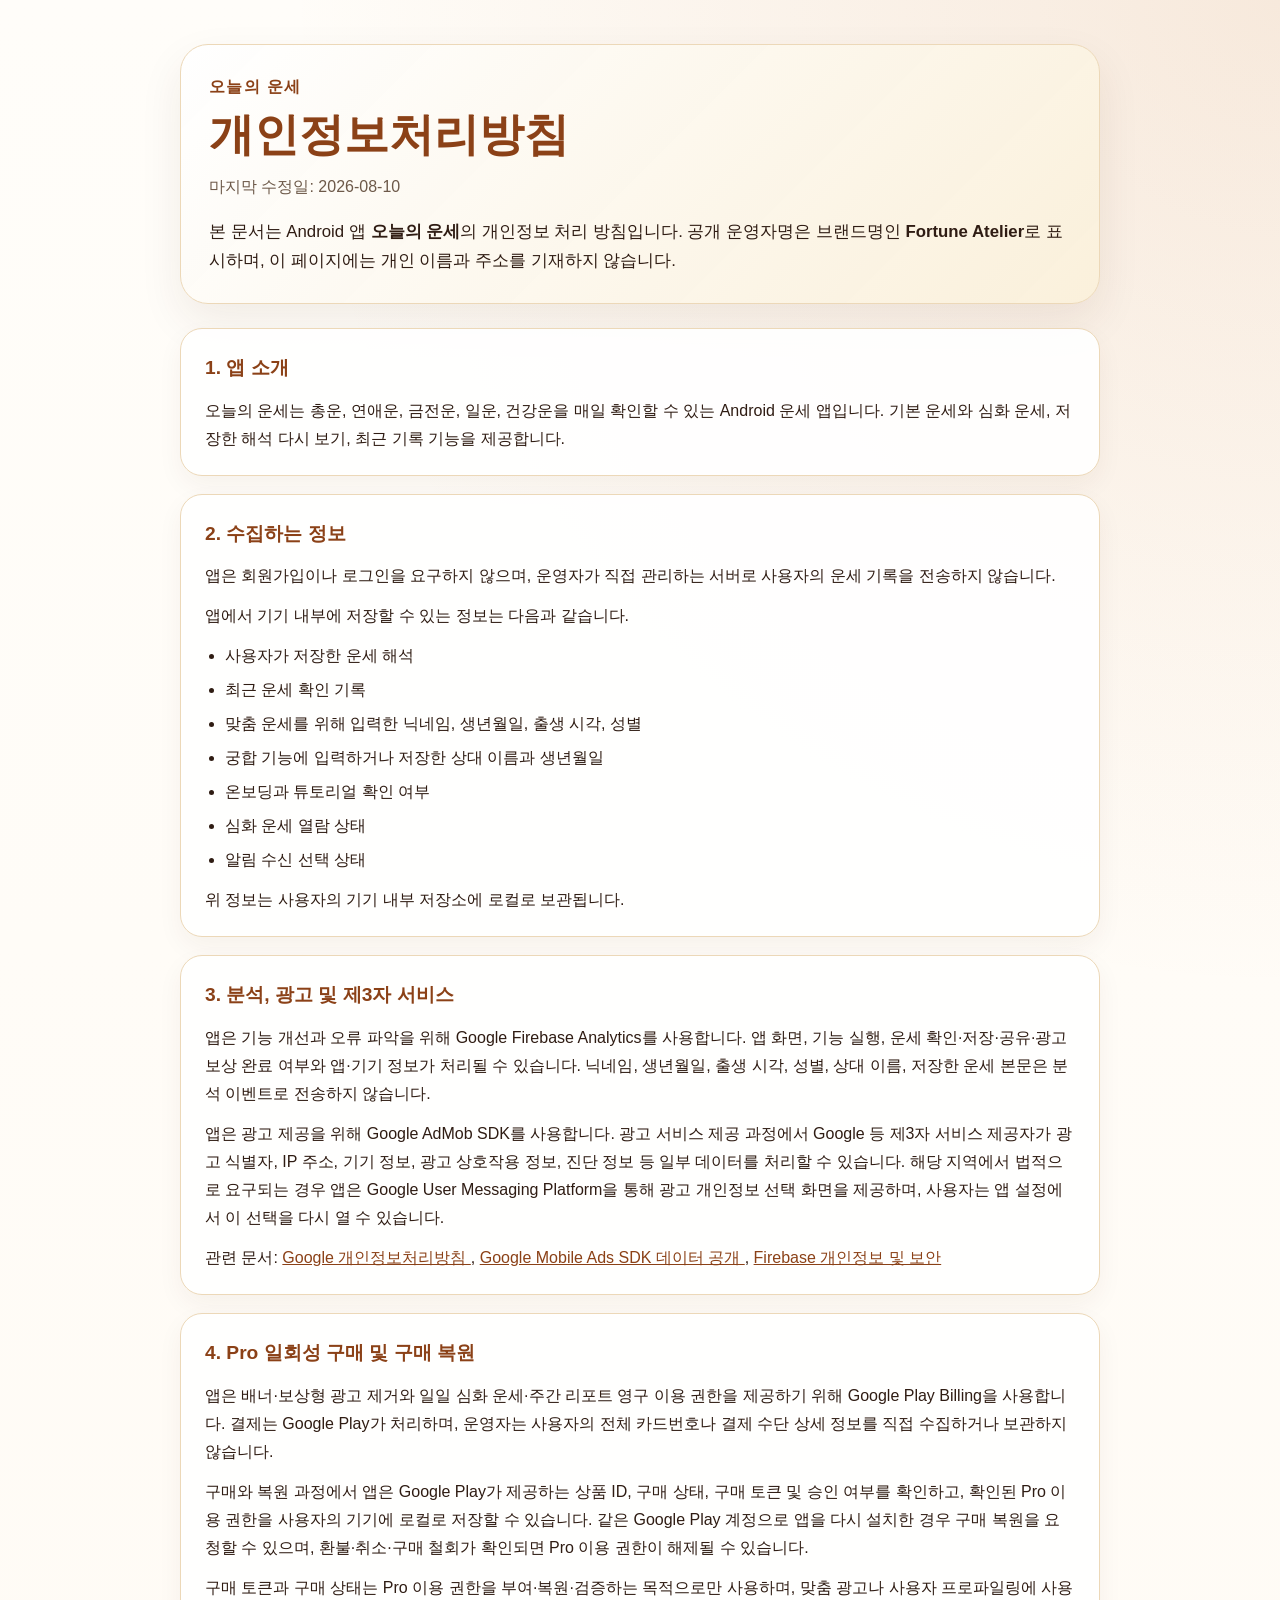
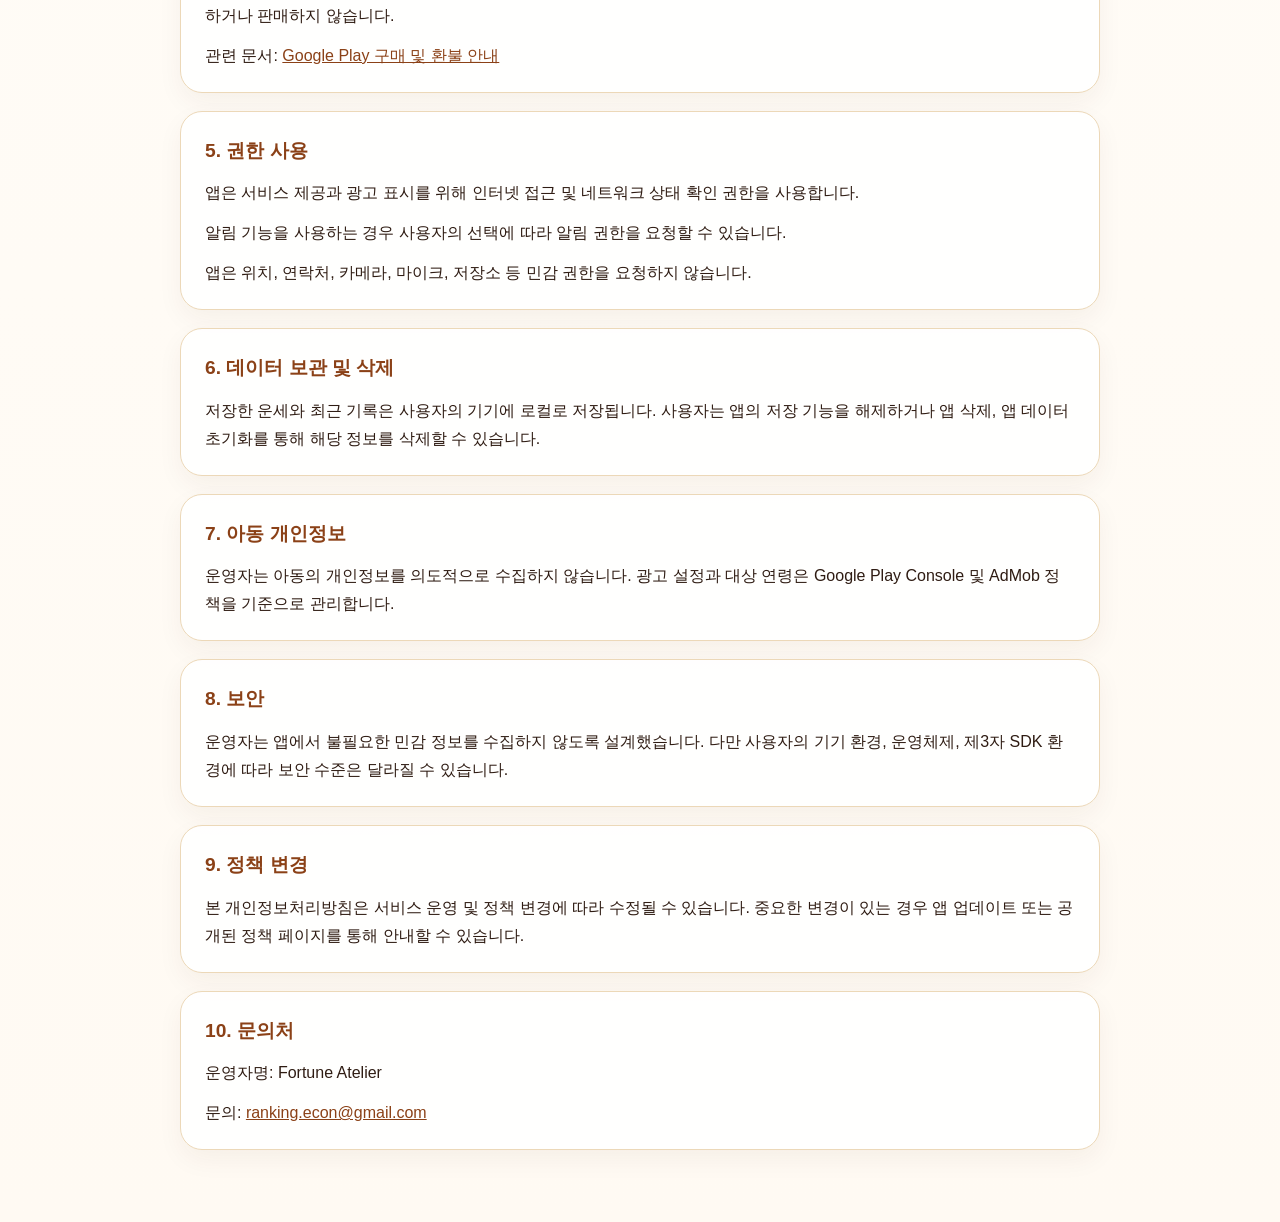
<file: index.html>
<!doctype html>
<html lang="ko">
<head>
  <meta charset="utf-8" />
  <meta name="viewport" content="width=device-width, initial-scale=1" />
  <meta name="description" content="오늘의 운세 앱 개인정보처리방침" />
  <title>오늘의 운세 개인정보처리방침</title>
  <link rel="stylesheet" href="./styles.css" />
</head>
<body>
  <main class="container">
    <header class="hero">
      <p class="eyebrow">오늘의 운세</p>
      <h1>개인정보처리방침</h1>
      <p class="meta">마지막 수정일: 2026-08-10</p>
      <p class="lead">
        본 문서는 Android 앱 <strong>오늘의 운세</strong>의 개인정보 처리 방침입니다.
        공개 운영자명은 브랜드명인 <strong>Fortune Atelier</strong>로 표시하며,
        이 페이지에는 개인 이름과 주소를 기재하지 않습니다.
      </p>
    </header>

    <section>
      <h2>1. 앱 소개</h2>
      <p>
        오늘의 운세는 총운, 연애운, 금전운, 일운, 건강운을 매일 확인할 수 있는 Android 운세 앱입니다.
        기본 운세와 심화 운세, 저장한 해석 다시 보기, 최근 기록 기능을 제공합니다.
      </p>
    </section>

    <section>
      <h2>2. 수집하는 정보</h2>
      <p>
        앱은 회원가입이나 로그인을 요구하지 않으며, 운영자가 직접 관리하는 서버로 사용자의 운세 기록을 전송하지 않습니다.
      </p>
      <p>앱에서 기기 내부에 저장할 수 있는 정보는 다음과 같습니다.</p>
      <ul>
        <li>사용자가 저장한 운세 해석</li>
        <li>최근 운세 확인 기록</li>
        <li>맞춤 운세를 위해 입력한 닉네임, 생년월일, 출생 시각, 성별</li>
        <li>궁합 기능에 입력하거나 저장한 상대 이름과 생년월일</li>
        <li>온보딩과 튜토리얼 확인 여부</li>
        <li>심화 운세 열람 상태</li>
        <li>알림 수신 선택 상태</li>
      </ul>
      <p>위 정보는 사용자의 기기 내부 저장소에 로컬로 보관됩니다.</p>
    </section>

    <section>
      <h2>3. 분석, 광고 및 제3자 서비스</h2>
      <p>
        앱은 기능 개선과 오류 파악을 위해 Google Firebase Analytics를 사용합니다.
        앱 화면, 기능 실행, 운세 확인·저장·공유·광고 보상 완료 여부와 앱·기기 정보가 처리될 수 있습니다.
        닉네임, 생년월일, 출생 시각, 성별, 상대 이름, 저장한 운세 본문은 분석 이벤트로 전송하지 않습니다.
      </p>
      <p>
        앱은 광고 제공을 위해 Google AdMob SDK를 사용합니다.
        광고 서비스 제공 과정에서 Google 등 제3자 서비스 제공자가 광고 식별자, IP 주소, 기기 정보,
        광고 상호작용 정보, 진단 정보 등 일부 데이터를 처리할 수 있습니다.
        해당 지역에서 법적으로 요구되는 경우 앱은 Google User Messaging Platform을 통해 광고 개인정보 선택 화면을 제공하며,
        사용자는 앱 설정에서 이 선택을 다시 열 수 있습니다.
      </p>
      <p>
        관련 문서:
        <a href="https://policies.google.com/privacy" target="_blank" rel="noreferrer">
          Google 개인정보처리방침
        </a>,
        <a href="https://developers.google.com/admob/android/privacy/play-data-disclosure" target="_blank" rel="noreferrer">
          Google Mobile Ads SDK 데이터 공개
        </a>,
        <a href="https://firebase.google.com/support/privacy" target="_blank" rel="noreferrer">
          Firebase 개인정보 및 보안
        </a>
      </p>
    </section>

    <section>
      <h2>4. Pro 일회성 구매 및 구매 복원</h2>
      <p>
        앱은 배너·보상형 광고 제거와 일일 심화 운세·주간 리포트 영구 이용 권한을 제공하기 위해
        Google Play Billing을 사용합니다. 결제는 Google Play가 처리하며, 운영자는 사용자의 전체 카드번호나
        결제 수단 상세 정보를 직접 수집하거나 보관하지 않습니다.
      </p>
      <p>
        구매와 복원 과정에서 앱은 Google Play가 제공하는 상품 ID, 구매 상태, 구매 토큰 및 승인 여부를 확인하고,
        확인된 Pro 이용 권한을 사용자의 기기에 로컬로 저장할 수 있습니다. 같은 Google Play 계정으로 앱을 다시 설치한 경우
        구매 복원을 요청할 수 있으며, 환불·취소·구매 철회가 확인되면 Pro 이용 권한이 해제될 수 있습니다.
      </p>
      <p>
        구매 토큰과 구매 상태는 Pro 이용 권한을 부여·복원·검증하는 목적으로만 사용하며,
        맞춤 광고나 사용자 프로파일링에 사용하거나 판매하지 않습니다.
      </p>
      <p>
        관련 문서:
        <a href="https://support.google.com/googleplay/answer/2850369" target="_blank" rel="noreferrer">
          Google Play 구매 및 환불 안내
        </a>
      </p>
    </section>

    <section>
      <h2>5. 권한 사용</h2>
      <p>앱은 서비스 제공과 광고 표시를 위해 인터넷 접근 및 네트워크 상태 확인 권한을 사용합니다.</p>
      <p>알림 기능을 사용하는 경우 사용자의 선택에 따라 알림 권한을 요청할 수 있습니다.</p>
      <p>앱은 위치, 연락처, 카메라, 마이크, 저장소 등 민감 권한을 요청하지 않습니다.</p>
    </section>

    <section>
      <h2>6. 데이터 보관 및 삭제</h2>
      <p>
        저장한 운세와 최근 기록은 사용자의 기기에 로컬로 저장됩니다.
        사용자는 앱의 저장 기능을 해제하거나 앱 삭제, 앱 데이터 초기화를 통해 해당 정보를 삭제할 수 있습니다.
      </p>
    </section>

    <section>
      <h2>7. 아동 개인정보</h2>
      <p>
        운영자는 아동의 개인정보를 의도적으로 수집하지 않습니다.
        광고 설정과 대상 연령은 Google Play Console 및 AdMob 정책을 기준으로 관리합니다.
      </p>
    </section>

    <section>
      <h2>8. 보안</h2>
      <p>
        운영자는 앱에서 불필요한 민감 정보를 수집하지 않도록 설계했습니다.
        다만 사용자의 기기 환경, 운영체제, 제3자 SDK 환경에 따라 보안 수준은 달라질 수 있습니다.
      </p>
    </section>

    <section>
      <h2>9. 정책 변경</h2>
      <p>
        본 개인정보처리방침은 서비스 운영 및 정책 변경에 따라 수정될 수 있습니다.
        중요한 변경이 있는 경우 앱 업데이트 또는 공개된 정책 페이지를 통해 안내할 수 있습니다.
      </p>
    </section>

    <section>
      <h2>10. 문의처</h2>
      <p>운영자명: Fortune Atelier</p>
      <p>문의: <a href="mailto:ranking.econ@gmail.com">ranking.econ@gmail.com</a></p>
    </section>
  </main>
</body>
</html>
</file>
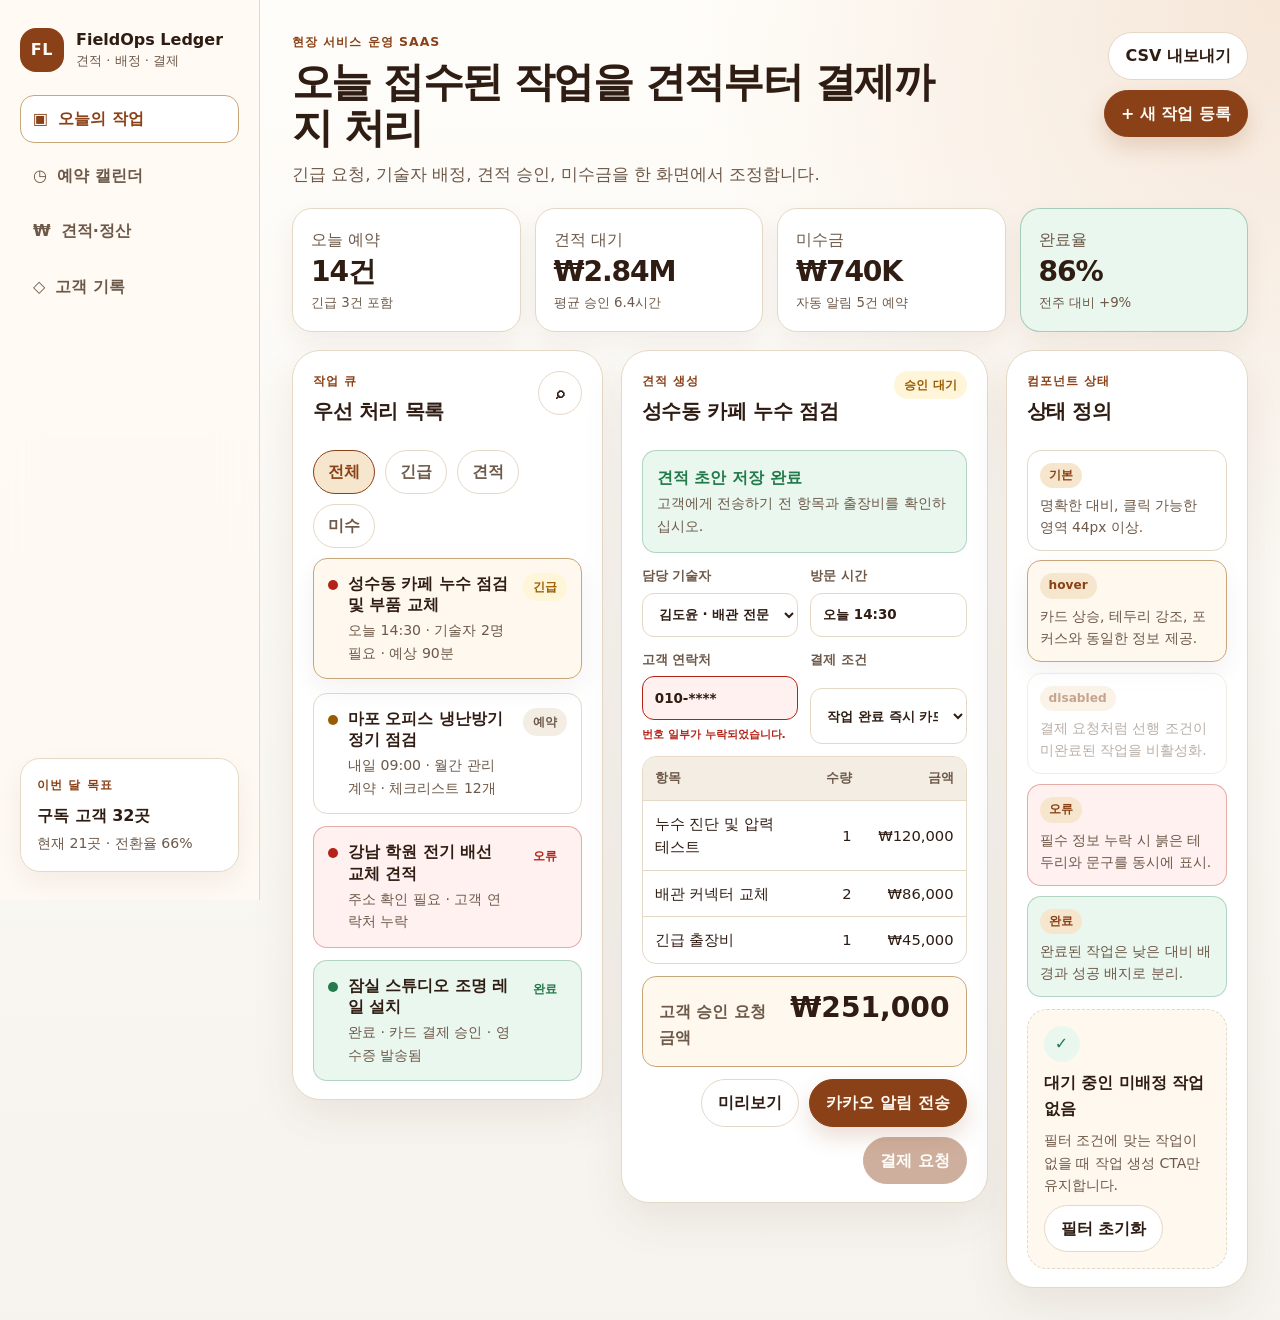
<file: fieldops-prototype.html>
<!doctype html>
<html lang="ko">
<head>
  <meta charset="utf-8" />
  <meta name="viewport" content="width=device-width, initial-scale=1" />
  <meta name="description" content="소규모 현장 서비스 사업자를 위한 작업·견적·결제 대시보드 UI 프로토타입" />
  <title>FieldOps Ledger UI Prototype</title>
  <link rel="stylesheet" href="./fieldops-prototype.css" />
</head>
<body>
  <div class="app-shell">
    <aside class="sidebar" aria-label="주요 메뉴">
      <a class="brand" href="#" aria-label="FieldOps Ledger 홈">
        <span class="brand-mark" aria-hidden="true">FL</span>
        <span class="brand-copy">
          <strong>FieldOps Ledger</strong>
          <small>견적 · 배정 · 결제</small>
        </span>
      </a>

      <nav class="nav-list" aria-label="작업 메뉴">
        <a class="nav-link is-active" href="#">
          <span aria-hidden="true">▣</span>
          오늘의 작업
        </a>
        <a class="nav-link" href="#">
          <span aria-hidden="true">◷</span>
          예약 캘린더
        </a>
        <a class="nav-link" href="#">
          <span aria-hidden="true">₩</span>
          견적·정산
        </a>
        <a class="nav-link" href="#">
          <span aria-hidden="true">◇</span>
          고객 기록
        </a>
      </nav>

      <div class="sidebar-card">
        <p class="eyebrow">이번 달 목표</p>
        <strong>구독 고객 32곳</strong>
        <span>현재 21곳 · 전환율 66%</span>
      </div>
    </aside>

    <main class="workspace">
      <header class="topbar">
        <div class="topbar-copy">
          <p class="eyebrow">현장 서비스 운영 SaaS</p>
          <h1>오늘 접수된 작업을 견적부터 결제까지 처리</h1>
          <p class="lead">긴급 요청, 기술자 배정, 견적 승인, 미수금을 한 화면에서 조정합니다.</p>
        </div>
        <div class="topbar-actions" aria-label="주요 작업">
          <button class="button button-secondary" type="button">CSV 내보내기</button>
          <button class="button button-primary" type="button">+ 새 작업 등록</button>
        </div>
      </header>

      <section class="metric-grid" aria-label="핵심 운영 지표">
        <article class="metric-card">
          <span>오늘 예약</span>
          <strong>14건</strong>
          <small>긴급 3건 포함</small>
        </article>
        <article class="metric-card">
          <span>견적 대기</span>
          <strong>₩2.84M</strong>
          <small>평균 승인 6.4시간</small>
        </article>
        <article class="metric-card">
          <span>미수금</span>
          <strong>₩740K</strong>
          <small>자동 알림 5건 예약</small>
        </article>
        <article class="metric-card is-complete">
          <span>완료율</span>
          <strong>86%</strong>
          <small>전주 대비 +9%</small>
        </article>
      </section>

      <section class="task-layout" aria-label="작업 처리 영역">
        <section class="panel queue-panel" aria-labelledby="queue-title">
          <div class="panel-head">
            <div>
              <p class="eyebrow">작업 큐</p>
              <h2 id="queue-title">우선 처리 목록</h2>
            </div>
            <button class="icon-button" type="button" aria-label="필터 열기">⌕</button>
          </div>

          <div class="filter-row" aria-label="작업 필터">
            <button class="chip is-active" type="button">전체</button>
            <button class="chip" type="button">긴급</button>
            <button class="chip" type="button">견적</button>
            <button class="chip" type="button">미수</button>
          </div>

          <article class="job-card is-selected" tabindex="0">
            <div class="job-card-main">
              <span class="status-dot is-urgent" aria-hidden="true"></span>
              <div class="job-copy">
                <h3>성수동 카페 누수 점검 및 부품 교체</h3>
                <p>오늘 14:30 · 기술자 2명 필요 · 예상 90분</p>
              </div>
            </div>
            <span class="badge badge-warning">긴급</span>
          </article>

          <article class="job-card" tabindex="0">
            <div class="job-card-main">
              <span class="status-dot" aria-hidden="true"></span>
              <div class="job-copy">
                <h3>마포 오피스 냉난방기 정기 점검</h3>
                <p>내일 09:00 · 월간 관리 계약 · 체크리스트 12개</p>
              </div>
            </div>
            <span class="badge">예약</span>
          </article>

          <article class="job-card is-error" tabindex="0">
            <div class="job-card-main">
              <span class="status-dot is-error" aria-hidden="true"></span>
              <div class="job-copy">
                <h3>강남 학원 전기 배선 교체 견적</h3>
                <p>주소 확인 필요 · 고객 연락처 누락</p>
              </div>
            </div>
            <span class="badge badge-danger">오류</span>
          </article>

          <article class="job-card is-done" tabindex="0">
            <div class="job-card-main">
              <span class="status-dot is-done" aria-hidden="true"></span>
              <div class="job-copy">
                <h3>잠실 스튜디오 조명 레일 설치</h3>
                <p>완료 · 카드 결제 승인 · 영수증 발송됨</p>
              </div>
            </div>
            <span class="badge badge-success">완료</span>
          </article>
        </section>

        <section class="panel quote-panel" aria-labelledby="quote-title">
          <div class="panel-head">
            <div>
              <p class="eyebrow">견적 생성</p>
              <h2 id="quote-title">성수동 카페 누수 점검</h2>
            </div>
            <span class="badge badge-warning">승인 대기</span>
          </div>

          <div class="success-banner" role="status">
            <strong>견적 초안 저장 완료</strong>
            <span>고객에게 전송하기 전 항목과 출장비를 확인하십시오.</span>
          </div>

          <form class="quote-form" aria-label="견적 입력 폼">
            <div class="form-grid">
              <label>
                <span>담당 기술자</span>
                <select>
                  <option>김도윤 · 배관 전문</option>
                  <option>이서연 · 전기 전문</option>
                </select>
              </label>
              <label>
                <span>방문 시간</span>
                <input type="text" value="오늘 14:30" />
              </label>
              <label class="has-error">
                <span>고객 연락처</span>
                <input type="text" value="010-****" aria-invalid="true" />
                <small>번호 일부가 누락되었습니다.</small>
              </label>
              <label>
                <span>결제 조건</span>
                <select>
                  <option>작업 완료 즉시 카드 결제</option>
                  <option>월말 합산 청구</option>
                </select>
              </label>
            </div>
          </form>

          <div class="quote-table" role="table" aria-label="견적 항목">
            <div class="quote-row quote-row-head" role="row">
              <span role="columnheader">항목</span>
              <span role="columnheader">수량</span>
              <span role="columnheader">금액</span>
            </div>
            <div class="quote-row" role="row">
              <span role="cell">누수 진단 및 압력 테스트</span>
              <span role="cell">1</span>
              <span role="cell">₩120,000</span>
            </div>
            <div class="quote-row" role="row">
              <span role="cell">배관 커넥터 교체</span>
              <span role="cell">2</span>
              <span role="cell">₩86,000</span>
            </div>
            <div class="quote-row" role="row">
              <span role="cell">긴급 출장비</span>
              <span role="cell">1</span>
              <span role="cell">₩45,000</span>
            </div>
          </div>

          <div class="quote-total">
            <span>고객 승인 요청 금액</span>
            <strong>₩251,000</strong>
          </div>

          <div class="action-row">
            <button class="button button-secondary" type="button">미리보기</button>
            <button class="button button-primary" type="button">카카오 알림 전송</button>
            <button class="button button-primary" type="button" disabled>결제 요청</button>
          </div>
        </section>

        <aside class="panel state-panel" aria-labelledby="state-title">
          <div class="panel-head">
            <div>
              <p class="eyebrow">컴포넌트 상태</p>
              <h2 id="state-title">상태 정의</h2>
            </div>
          </div>

          <div class="state-list">
            <div class="state-item">
              <span class="state-token">기본</span>
              <p>명확한 대비, 클릭 가능한 영역 44px 이상.</p>
            </div>
            <div class="state-item is-hover-demo">
              <span class="state-token">hover</span>
              <p>카드 상승, 테두리 강조, 포커스와 동일한 정보 제공.</p>
            </div>
            <div class="state-item is-disabled-demo" aria-disabled="true">
              <span class="state-token">disabled</span>
              <p>결제 요청처럼 선행 조건이 미완료된 작업을 비활성화.</p>
            </div>
            <div class="state-item is-error-demo">
              <span class="state-token">오류</span>
              <p>필수 정보 누락 시 붉은 테두리와 문구를 동시에 표시.</p>
            </div>
            <div class="state-item is-done-demo">
              <span class="state-token">완료</span>
              <p>완료된 작업은 낮은 대비 배경과 성공 배지로 분리.</p>
            </div>
          </div>

          <div class="empty-state">
            <span aria-hidden="true">✓</span>
            <strong>대기 중인 미배정 작업 없음</strong>
            <p>필터 조건에 맞는 작업이 없을 때 작업 생성 CTA만 유지합니다.</p>
            <button class="button button-secondary" type="button">필터 초기화</button>
          </div>
        </aside>
      </section>
    </main>
  </div>
</body>
</html>
</file>
<file: styles.css>
:root {
  color-scheme: light;
  --bg: #fffaf3;
  --surface: rgba(255, 255, 255, 0.92);
  --border: #ecd8b8;
  --text: #2f1c13;
  --muted: #6d5949;
  --accent: #8b4117;
  --accent-soft: #f6e6cd;
}

* {
  box-sizing: border-box;
}

body {
  margin: 0;
  font-family: "Noto Sans KR", "Malgun Gothic", sans-serif;
  background:
    radial-gradient(circle at top right, rgba(198, 112, 43, 0.14), transparent 32%),
    linear-gradient(180deg, #fffdf9 0%, var(--bg) 100%);
  color: var(--text);
  line-height: 1.75;
}

.container {
  width: min(920px, calc(100% - 32px));
  margin: 0 auto;
  padding: 44px 0 72px;
}

.hero {
  margin-bottom: 24px;
  padding: 28px;
  border: 1px solid var(--border);
  border-radius: 28px;
  background:
    linear-gradient(135deg, rgba(255, 255, 255, 0.95), rgba(250, 239, 216, 0.92)),
    var(--surface);
  box-shadow: 0 18px 44px rgba(72, 41, 18, 0.08);
}

.eyebrow {
  margin: 0 0 8px;
  color: var(--accent);
  font-weight: 700;
  letter-spacing: 0.08em;
}

h1,
h2 {
  margin: 0 0 12px;
  color: var(--accent);
}

h1 {
  font-size: clamp(2rem, 4vw, 2.8rem);
  line-height: 1.15;
}

h2 {
  font-size: 1.2rem;
}

.meta {
  margin: 0 0 16px;
  color: var(--muted);
}

.lead {
  margin: 0;
  font-size: 1.05rem;
}

section {
  margin-top: 18px;
  padding: 22px 24px;
  border: 1px solid var(--border);
  border-radius: 22px;
  background: var(--surface);
  box-shadow: 0 10px 26px rgba(72, 41, 18, 0.05);
}

p,
ul {
  margin: 0;
}

p + p,
p + ul,
ul + p {
  margin-top: 12px;
}

ul {
  padding-left: 20px;
}

li + li {
  margin-top: 6px;
}

a {
  color: var(--accent);
}

.placeholder {
  display: inline-block;
  padding: 2px 8px;
  border-radius: 999px;
  background: var(--accent-soft);
  color: var(--accent);
  font-weight: 600;
}

@media (max-width: 640px) {
  .container {
    width: min(100% - 20px, 920px);
    padding: 24px 0 44px;
  }

  .hero,
  section {
    padding: 18px 16px;
    border-radius: 20px;
  }
}
</file>
<file: fieldops-prototype.css>
:root {
  color-scheme: light;
  --bg: #f6f3ee;
  --surface: #ffffff;
  --surface-soft: #fff8ef;
  --surface-muted: #f4ede3;
  --border: #e5d8c6;
  --border-strong: #c9a679;
  --text: #2f1c13;
  --muted: #6d5949;
  --accent: #8b4117;
  --accent-strong: #62300f;
  --accent-soft: #f6e6cd;
  --danger: #b42318;
  --danger-soft: #fff1f0;
  --success: #237a4b;
  --success-soft: #eaf7ef;
  --warning: #9a5b00;
  --warning-soft: #fff5d8;
  --shadow: 0 18px 44px rgba(72, 41, 18, 0.08);
  --shadow-tight: 0 10px 26px rgba(72, 41, 18, 0.06);
  --radius-lg: 28px;
  --radius-md: 20px;
  --radius-sm: 14px;
}

* {
  box-sizing: border-box;
}

html {
  min-width: 320px;
}

body {
  margin: 0;
  min-height: 100vh;
  font-family: "Noto Sans KR", "Malgun Gothic", system-ui, -apple-system, BlinkMacSystemFont, sans-serif;
  background:
    radial-gradient(circle at top right, rgba(198, 112, 43, 0.16), transparent 32%),
    linear-gradient(180deg, #fffdf9 0%, var(--bg) 100%);
  color: var(--text);
  line-height: 1.6;
}

button,
input,
select {
  font: inherit;
}

button {
  cursor: pointer;
}

.app-shell {
  display: grid;
  grid-template-columns: 260px minmax(0, 1fr);
  min-height: 100vh;
}

.sidebar {
  position: sticky;
  top: 0;
  align-self: start;
  display: flex;
  min-width: 0;
  height: 100vh;
  flex-direction: column;
  gap: 24px;
  padding: 28px 20px;
  border-right: 1px solid var(--border);
  background: rgba(255, 250, 243, 0.86);
  backdrop-filter: blur(18px);
}

.brand,
.nav-link {
  color: inherit;
  text-decoration: none;
}

.brand {
  display: flex;
  min-width: 0;
  align-items: center;
  gap: 12px;
}

.brand-mark {
  display: inline-grid;
  width: 44px;
  height: 44px;
  flex: 0 0 auto;
  place-items: center;
  border-radius: 16px;
  background: var(--accent);
  color: #fffaf3;
  font-weight: 800;
  letter-spacing: 0.04em;
}

.brand-copy {
  display: grid;
  min-width: 0;
}

.brand-copy strong,
.brand-copy small,
.job-copy h3,
.job-copy p,
.metric-card span,
.metric-card small,
.state-item p,
.empty-state p {
  overflow: hidden;
  text-overflow: ellipsis;
}

.brand-copy strong {
  font-size: 1rem;
  line-height: 1.25;
  white-space: nowrap;
}

.brand-copy small {
  color: var(--muted);
  font-size: 0.82rem;
  white-space: nowrap;
}

.nav-list {
  display: grid;
  gap: 8px;
}

.nav-link {
  display: flex;
  min-height: 44px;
  align-items: center;
  gap: 10px;
  padding: 10px 12px;
  border: 1px solid transparent;
  border-radius: 14px;
  color: var(--muted);
  font-weight: 700;
  transition: background 160ms ease, border-color 160ms ease, color 160ms ease, transform 160ms ease;
}

.nav-link:hover,
.nav-link:focus-visible,
.nav-link.is-active {
  border-color: var(--border-strong);
  background: var(--surface);
  color: var(--accent);
  outline: none;
  transform: translateY(-1px);
}

.sidebar-card {
  margin-top: auto;
  min-width: 0;
  padding: 16px;
  border: 1px solid var(--border);
  border-radius: var(--radius-md);
  background: var(--surface);
  box-shadow: var(--shadow-tight);
}

.sidebar-card strong,
.sidebar-card span {
  display: block;
  overflow-wrap: anywhere;
}

.sidebar-card span {
  margin-top: 4px;
  color: var(--muted);
  font-size: 0.88rem;
}

.workspace {
  min-width: 0;
  padding: 32px;
}

.topbar {
  display: flex;
  min-width: 0;
  align-items: flex-start;
  justify-content: space-between;
  gap: 24px;
  margin-bottom: 20px;
}

.topbar-copy {
  min-width: 0;
}

.eyebrow {
  margin: 0 0 8px;
  color: var(--accent);
  font-size: 0.78rem;
  font-weight: 800;
  letter-spacing: 0.08em;
  text-transform: uppercase;
}

h1,
h2,
h3,
p {
  margin: 0;
}

h1 {
  max-width: 820px;
  font-size: clamp(1.75rem, 3.2vw, 3rem);
  line-height: 1.12;
  letter-spacing: -0.04em;
  overflow-wrap: anywhere;
}

h2 {
  font-size: clamp(1.12rem, 1.6vw, 1.35rem);
  line-height: 1.2;
  letter-spacing: -0.02em;
}

h3 {
  font-size: 0.98rem;
  line-height: 1.35;
}

.lead {
  margin-top: 10px;
  max-width: 780px;
  color: var(--muted);
  font-size: clamp(0.96rem, 1.3vw, 1.05rem);
  overflow-wrap: anywhere;
}

.topbar-actions,
.action-row,
.filter-row {
  display: flex;
  min-width: 0;
  flex-wrap: wrap;
  gap: 10px;
}

.topbar-actions {
  justify-content: flex-end;
}

.button,
.chip,
.icon-button {
  min-height: 44px;
  border: 1px solid transparent;
  border-radius: 999px;
  font-weight: 800;
  transition: border-color 160ms ease, background 160ms ease, color 160ms ease, opacity 160ms ease, transform 160ms ease, box-shadow 160ms ease;
}

.button {
  display: inline-flex;
  align-items: center;
  justify-content: center;
  gap: 8px;
  max-width: 100%;
  padding: 10px 16px;
  white-space: nowrap;
}

.button-primary {
  border-color: var(--accent);
  background: var(--accent);
  color: #fffaf3;
  box-shadow: 0 10px 22px rgba(139, 65, 23, 0.18);
}

.button-secondary,
.chip,
.icon-button {
  border-color: var(--border);
  background: var(--surface);
  color: var(--text);
}

.button:hover:not(:disabled),
.button:focus-visible:not(:disabled),
.chip:hover,
.chip:focus-visible,
.icon-button:hover,
.icon-button:focus-visible {
  border-color: var(--border-strong);
  transform: translateY(-1px);
  outline: none;
  box-shadow: var(--shadow-tight);
}

.button-primary:hover:not(:disabled),
.button-primary:focus-visible:not(:disabled) {
  background: var(--accent-strong);
}

.button:disabled {
  cursor: not-allowed;
  opacity: 0.42;
  box-shadow: none;
}

.icon-button {
  width: 44px;
  flex: 0 0 auto;
  padding: 0;
}

.chip {
  padding: 8px 14px;
  color: var(--muted);
}

.chip.is-active {
  border-color: var(--accent);
  background: var(--accent-soft);
  color: var(--accent);
}

.metric-grid {
  display: grid;
  grid-template-columns: repeat(4, minmax(0, 1fr));
  gap: 14px;
  margin-bottom: 18px;
}

.metric-card,
.panel,
.job-card,
.state-item,
.empty-state,
.success-banner {
  min-width: 0;
  border: 1px solid var(--border);
  background: var(--surface);
}

.metric-card {
  display: grid;
  gap: 4px;
  padding: 18px;
  border-radius: var(--radius-md);
  box-shadow: var(--shadow-tight);
}

.metric-card.is-complete {
  border-color: rgba(35, 122, 75, 0.34);
  background: var(--success-soft);
}

.metric-card span,
.metric-card small {
  color: var(--muted);
  white-space: nowrap;
}

.metric-card strong {
  font-size: clamp(1.35rem, 2.2vw, 2rem);
  line-height: 1.1;
  letter-spacing: -0.04em;
  overflow-wrap: anywhere;
}

.task-layout {
  display: grid;
  grid-template-columns: minmax(280px, 1fr) minmax(320px, 1.18fr) minmax(240px, 0.78fr);
  gap: 18px;
  align-items: start;
}

.panel {
  border-radius: var(--radius-lg);
  box-shadow: var(--shadow);
  overflow: hidden;
}

.panel-head {
  display: flex;
  min-width: 0;
  align-items: flex-start;
  justify-content: space-between;
  gap: 12px;
  padding: 20px 20px 14px;
}

.panel-head > div {
  min-width: 0;
}

.queue-panel,
.quote-panel,
.state-panel {
  display: grid;
  gap: 12px;
  padding-bottom: 18px;
}

.filter-row {
  padding: 0 20px;
}

.job-card {
  display: flex;
  align-items: flex-start;
  justify-content: space-between;
  gap: 12px;
  margin: 0 20px;
  padding: 14px;
  border-radius: var(--radius-sm);
  transition: border-color 160ms ease, background 160ms ease, transform 160ms ease, box-shadow 160ms ease;
}

.job-card:hover,
.job-card:focus-visible,
.job-card.is-selected {
  border-color: var(--border-strong);
  background: var(--surface-soft);
  box-shadow: var(--shadow-tight);
  outline: none;
  transform: translateY(-2px);
}

.job-card.is-error {
  border-color: rgba(180, 35, 24, 0.34);
  background: var(--danger-soft);
}

.job-card.is-done {
  border-color: rgba(35, 122, 75, 0.28);
  background: var(--success-soft);
}

.job-card-main {
  display: flex;
  min-width: 0;
  gap: 10px;
}

.status-dot {
  width: 10px;
  height: 10px;
  flex: 0 0 auto;
  margin-top: 7px;
  border-radius: 999px;
  background: var(--warning);
}

.status-dot.is-urgent,
.status-dot.is-error {
  background: var(--danger);
}

.status-dot.is-done {
  background: var(--success);
}

.job-copy {
  min-width: 0;
}

.job-copy h3,
.job-copy p {
  display: -webkit-box;
  -webkit-box-orient: vertical;
}

.job-copy h3 {
  -webkit-line-clamp: 2;
}

.job-copy p {
  margin-top: 4px;
  color: var(--muted);
  font-size: 0.88rem;
  -webkit-line-clamp: 2;
}

.badge {
  display: inline-flex;
  min-height: 28px;
  flex: 0 0 auto;
  align-items: center;
  justify-content: center;
  padding: 4px 10px;
  border-radius: 999px;
  background: var(--surface-muted);
  color: var(--muted);
  font-size: 0.78rem;
  font-weight: 800;
  white-space: nowrap;
}

.badge-warning {
  background: var(--warning-soft);
  color: var(--warning);
}

.badge-danger {
  background: var(--danger-soft);
  color: var(--danger);
}

.badge-success {
  background: var(--success-soft);
  color: var(--success);
}

.success-banner {
  display: grid;
  gap: 2px;
  margin: 0 20px;
  padding: 14px;
  border-color: rgba(35, 122, 75, 0.28);
  border-radius: var(--radius-sm);
  background: var(--success-soft);
}

.success-banner strong {
  color: var(--success);
}

.success-banner span {
  color: var(--muted);
  font-size: 0.9rem;
  overflow-wrap: anywhere;
}

.quote-form,
.quote-table,
.quote-total,
.action-row {
  margin-right: 20px;
  margin-left: 20px;
}

.form-grid {
  display: grid;
  grid-template-columns: repeat(2, minmax(0, 1fr));
  gap: 12px;
}

label {
  display: grid;
  min-width: 0;
  gap: 6px;
  color: var(--muted);
  font-size: 0.84rem;
  font-weight: 800;
}

input,
select {
  width: 100%;
  min-width: 0;
  min-height: 44px;
  padding: 10px 12px;
  border: 1px solid var(--border);
  border-radius: 12px;
  background: var(--surface);
  color: var(--text);
}

input:focus,
select:focus {
  border-color: var(--accent);
  outline: 3px solid rgba(139, 65, 23, 0.12);
}

.has-error input {
  border-color: var(--danger);
  background: var(--danger-soft);
}

.has-error small {
  color: var(--danger);
  font-weight: 700;
  overflow-wrap: anywhere;
}

.quote-table {
  display: grid;
  border: 1px solid var(--border);
  border-radius: var(--radius-sm);
  overflow: hidden;
}

.quote-row {
  display: grid;
  grid-template-columns: minmax(0, 1fr) 64px minmax(92px, auto);
  gap: 10px;
  align-items: center;
  padding: 11px 12px;
  border-top: 1px solid var(--border);
  font-size: 0.92rem;
}

.quote-row:first-child {
  border-top: 0;
}

.quote-row span {
  min-width: 0;
  overflow-wrap: anywhere;
}

.quote-row span:nth-child(2),
.quote-row span:nth-child(3) {
  text-align: right;
  white-space: nowrap;
}

.quote-row-head {
  background: var(--surface-muted);
  color: var(--muted);
  font-size: 0.8rem;
  font-weight: 800;
}

.quote-total {
  display: flex;
  min-width: 0;
  align-items: baseline;
  justify-content: space-between;
  gap: 12px;
  padding: 16px;
  border: 1px solid var(--border-strong);
  border-radius: var(--radius-sm);
  background: var(--surface-soft);
}

.quote-total span {
  color: var(--muted);
  font-weight: 800;
}

.quote-total strong {
  font-size: clamp(1.35rem, 2.2vw, 1.9rem);
  line-height: 1.1;
  white-space: nowrap;
}

.action-row {
  justify-content: flex-end;
}

.state-list {
  display: grid;
  gap: 10px;
  padding: 0 20px;
}

.state-item {
  display: grid;
  gap: 6px;
  padding: 12px;
  border-radius: var(--radius-sm);
}

.state-item.is-hover-demo {
  border-color: var(--border-strong);
  background: var(--surface-soft);
  box-shadow: var(--shadow-tight);
  transform: translateY(-1px);
}

.state-item.is-disabled-demo {
  opacity: 0.48;
}

.state-item.is-error-demo {
  border-color: rgba(180, 35, 24, 0.34);
  background: var(--danger-soft);
}

.state-item.is-done-demo {
  border-color: rgba(35, 122, 75, 0.28);
  background: var(--success-soft);
}

.state-token {
  width: fit-content;
  max-width: 100%;
  padding: 3px 9px;
  border-radius: 999px;
  background: var(--accent-soft);
  color: var(--accent);
  font-size: 0.76rem;
  font-weight: 900;
}

.state-item p {
  color: var(--muted);
  font-size: 0.86rem;
  overflow-wrap: anywhere;
}

.empty-state {
  display: grid;
  justify-items: start;
  gap: 8px;
  margin: 0 20px;
  padding: 16px;
  border-style: dashed;
  border-radius: var(--radius-md);
  background: var(--surface-soft);
}

.empty-state > span {
  display: inline-grid;
  width: 36px;
  height: 36px;
  place-items: center;
  border-radius: 999px;
  background: var(--success-soft);
  color: var(--success);
  font-weight: 900;
}

.empty-state strong,
.empty-state p {
  max-width: 100%;
  overflow-wrap: anywhere;
}

.empty-state p {
  color: var(--muted);
  font-size: 0.88rem;
}

@media (max-width: 1180px) {
  .app-shell {
    grid-template-columns: 1fr;
  }

  .sidebar {
    position: static;
    height: auto;
    flex-direction: row;
    align-items: center;
    padding: 16px 20px;
    border-right: 0;
    border-bottom: 1px solid var(--border);
  }

  .nav-list {
    display: flex;
    min-width: 0;
    flex: 1 1 auto;
    overflow-x: auto;
    padding-bottom: 2px;
  }

  .nav-link {
    flex: 0 0 auto;
  }

  .sidebar-card {
    display: none;
  }

  .task-layout {
    grid-template-columns: minmax(280px, 0.92fr) minmax(360px, 1.08fr);
  }

  .state-panel {
    grid-column: 1 / -1;
  }
}

@media (max-width: 820px) {
  .workspace {
    padding: 22px 14px 36px;
  }

  .topbar {
    display: grid;
  }

  .topbar-actions {
    justify-content: flex-start;
  }

  .metric-grid,
  .task-layout,
  .form-grid {
    grid-template-columns: 1fr;
  }

  .state-panel {
    grid-column: auto;
  }

  .quote-row {
    grid-template-columns: minmax(0, 1fr) 48px minmax(84px, auto);
    font-size: 0.88rem;
  }
}

@media (max-width: 560px) {
  .sidebar {
    align-items: flex-start;
    flex-direction: column;
  }

  .brand {
    width: 100%;
  }

  .nav-list {
    width: 100%;
  }

  .topbar-actions {
    display: grid;
    width: 100%;
  }

  .action-row {
    display: grid;
    width: auto;
  }

  .button {
    width: 100%;
    white-space: normal;
  }

  .panel {
    border-radius: 22px;
  }

  .panel-head,
  .filter-row,
  .state-list,
  .quote-form,
  .quote-table,
  .quote-total,
  .action-row,
  .success-banner,
  .empty-state,
  .job-card {
    margin-right: 14px;
    margin-left: 14px;
  }

  .panel-head {
    padding: 18px 14px 10px;
  }

  .filter-row,
  .state-list {
    padding-right: 0;
    padding-left: 0;
  }

  .job-card {
    align-items: stretch;
    flex-direction: column;
  }

  .badge {
    width: fit-content;
  }

  .quote-total {
    display: grid;
  }

  .quote-total strong {
    white-space: normal;
  }
}
</file>
